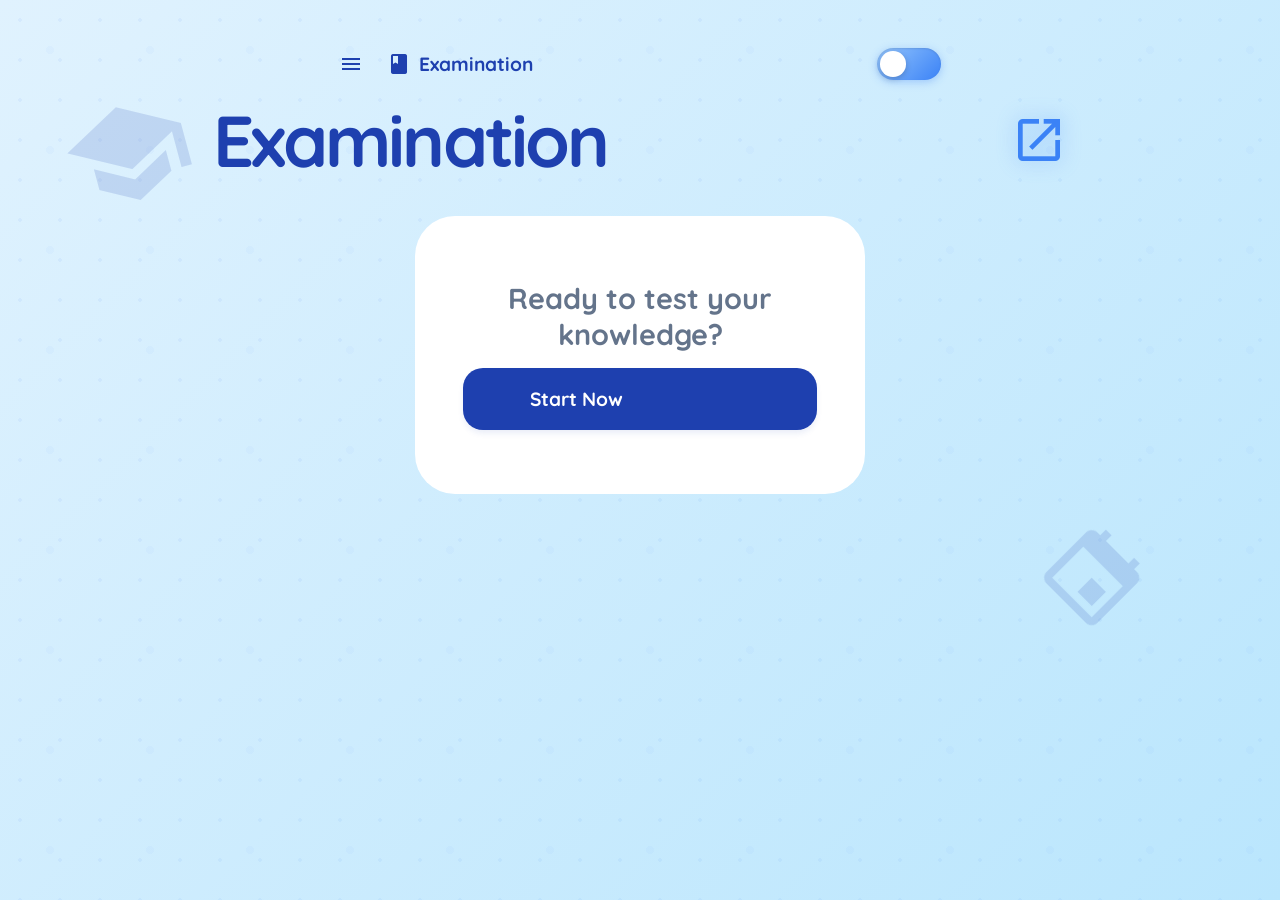
<file: index.html>
<!doctype html>
<html lang="en">
  <head>
    <meta charset="UTF-8" />
    <meta name="viewport" content="width=device-width, initial-scale=1.0" />
    <title>Welcome </title>
    <link
      href="https://fonts.googleapis.com/css2?family=Quicksand:wght@400;500;600;700&display=swap"
      rel="stylesheet"
    />
    <link
      href="https://fonts.googleapis.com/icon?family=Material+Icons"
      rel="stylesheet"
    />
    <link rel="stylesheet" href="./examination/style.css" />
  </head>
  <body>

    <span class="material-icons doodle doodle-1">school</span>
    <span class="material-icons doodle doodle-2">psychology</span>
    <span class="material-icons doodle doodle-3">emoji_events</span>

    <div class="container">

        <div class="top-bar">
        <div style="display: flex; align-items: center; gap: 0.5rem; font-size: 1.2rem;">
          <span class="material-icons">menu_book</span>
          <span>Examination</span>
        </div>

         <button id="themeToggle" class="theme-toggle" title="Toggle Theme">
          <span class="theme-toggle-track">
            <span class="theme-toggle-thumb">
              <span class="material-icons" id="themeIcon">dark_mode</span>
            </span>
          </span>
        </button>
      </div>

       <div class="quiz-header" style="margin-bottom: 2.5rem;">
        <h1 class="quiz-title" style="font-size: 4.5rem;">
          Examination
          <span class="material-icons" style="color: #3b82f6; filter: drop-shadow(0 0 10px rgba(59, 130, 246, 0.4)); font-size: 3.5rem;">rocket_launch</span>
        </h1>
      </div>


      <div class="auth-quiz-card" style="margin: 0 auto; text-align: center; position: relative;">
        
        <h2 style=" color: var(--text-muted); margin-bottom: 1rem; font-size: 1.8rem;">
          Ready to test your knowledge?
        </h2>
        
        <button id="goToLoginBtn" class="btn-quiz btn-next" style="width: 100%; display: flex; align-items: center; justify-content: center; gap: 0.5rem; font-size: 1.2rem; padding: 1.2rem;">
          Start Now 
          <span class="material-icons">login</span>
        </button>

      </div>
    </div>

     <script>
       const themeToggle = document.getElementById("themeToggle");
      const themeIcon = document.getElementById("themeIcon");
      
       if (localStorage.getItem("theme") === "dark") {
        document.body.classList.add("dark");
        themeIcon.textContent = "light_mode";
      }

      themeToggle.addEventListener("click", () => {
        document.body.classList.toggle("dark");
        const isDark = document.body.classList.contains("dark");
        
        themeIcon.textContent = isDark ? "light_mode" : "dark_mode";
        localStorage.setItem("theme", isDark ? "dark" : "light");
      });

       document.getElementById("goToLoginBtn").addEventListener("click", function() {
         window.location.href = "./auth/auth.html"; 
      });
    </script>
  </body>
</html>
</file>
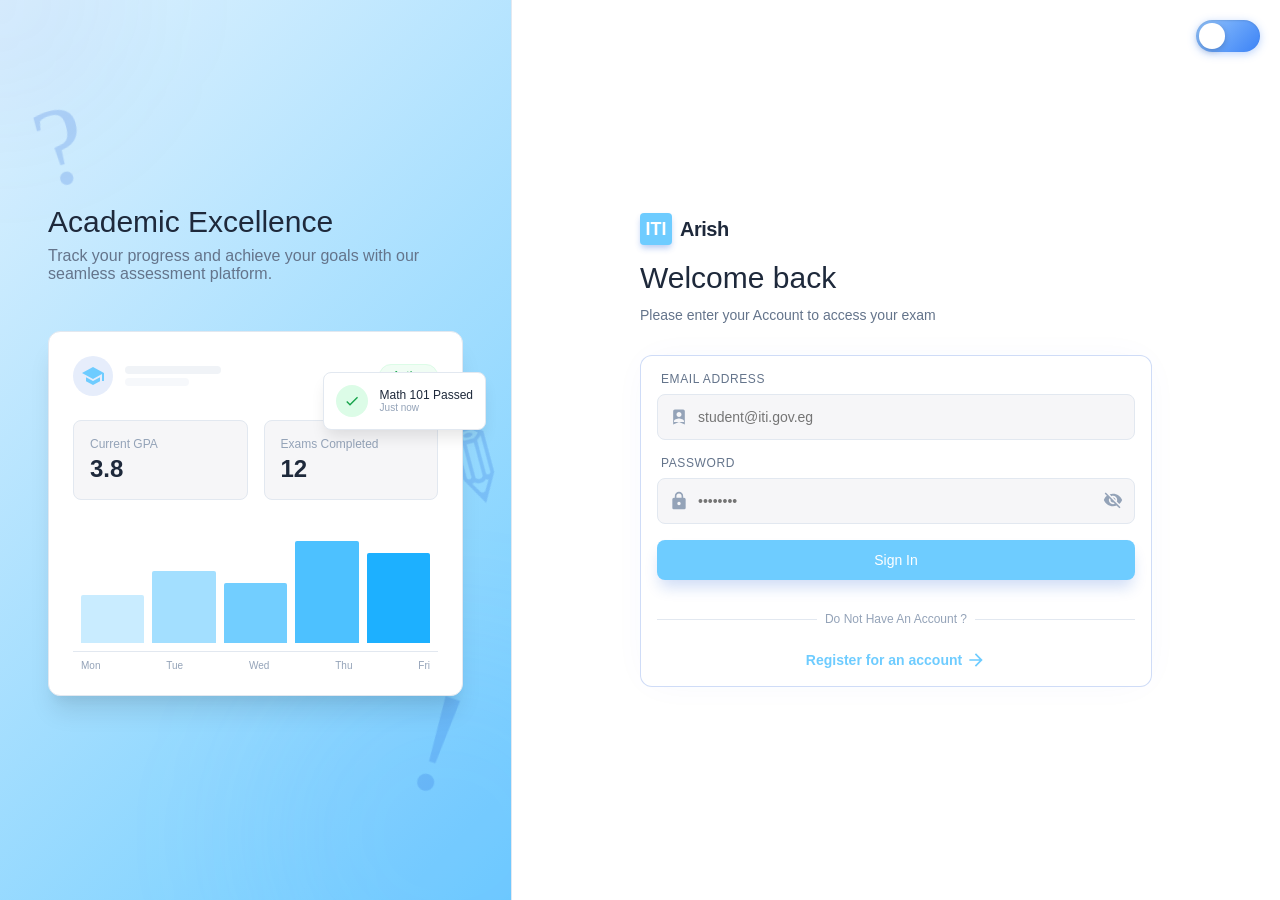
<file: auth/auth.html>
<!DOCTYPE html>
<html lang="en">

<head>
    <meta charset="utf-8" />
    <meta content="width=device-width, initial-scale=1.0" name="viewport" />
    <title>Authentication</title>
    <link href="https://fonts.googleapis.com/icon?family=Material+Icons" rel="stylesheet">

    <link rel="stylesheet" href="auth.css">
</head>

<body>

    
    <button id="authThemeToggle" class="auth-theme-toggle" title="Toggle Theme">
        <span class="theme-toggle-track">
            <span class="theme-toggle-thumb">
                <span class="material-icons" id="authThemeIcon">dark_mode</span>
            </span>
        </span>
    </button>

    
    <div id="popupOverlay" class="popup-overlay">
        <div class="popup-box">
            <div class="popup-icon" id="popupIcon"></div>
            <p id="popupMessage"></p>
        </div>
    </div>

    
    <div class="left-panel">
      <span class="material-icons doodle doodle-1">?</span>
    <span class="material-icons doodle doodle-2">!</span>
    <span class="material-icons doodle doodle-3">✎</span>

        <div class="blob blob-1"></div>
        <div class="blob blob-2"></div>

        <div class="illustration-container">
            <div class="illustration-header">
                <h2>Academic Excellence</h2>
                <p>Track your progress and achieve your goals with our seamless assessment platform.</p>
            </div>

            <div class="dashboard-card">
                <div class="dash-header">
                    <div class="user-info">
                        <div class="avatar-circle">
                            <svg viewBox="0 0 24 24" fill="currentColor" width="24" height="24">
                                <path d="M5 13.18v4L12 21l7-3.82v-4L12 17l-7-3.82zM12 3L1 9l11 6 9-4.91V17h2V9L12 3z" />
                            </svg>
                        </div>
                        <div>
                            <div class="skeleton-line"
                                style="width: 6rem; height: 0.5rem; margin-bottom: 0.25rem; opacity: 0.5;"></div>
                            <div class="skeleton-line" style="width: 4rem; height: 0.5rem; opacity: 0.3;"></div>
                        </div>
                    </div>
                    <div class="status-badge">Active</div>
                </div>

                <div class="stats-grid">
                    <div class="stat-box">
                        <div class="stat-label">Current GPA</div>
                        <div class="stat-value">3.8</div>
                    </div>
                    <div class="stat-box">
                        <div class="stat-label">Exams Completed</div>
                        <div class="stat-value">12</div>
                    </div>
                </div>

                <div>
                    <div class="chart-container">
                        <div class="chart-bar" style="height: 40%; background-color: #c9ecff;"></div>
                        <div class="chart-bar" style="height: 60%; background-color: #a3dfff;"></div>
                        <div class="chart-bar" style="height: 50%; background-color:#72ceff;"></div>
                        <div class="chart-bar" style="height: 85%; background-color:#4dc1ff;"></div>
                        <div class="chart-bar" style="height: 75%; background-color: #1db0ff;"></div>
                    </div>
                    <div
                        style="display: flex; justify-content: space-between; font-size: 0.625rem; color: var(--text-light); padding: 0.5rem 0.5rem 0;">
                        <span>Mon</span><span>Tue</span><span>Wed</span><span>Thu</span><span>Fri</span>
                    </div>
                </div>

                <div class="floating-badge">
                    <div
                        style="width: 2rem; height: 2rem; border-radius: 50%; background-color: #dcfce7; color: #16a34a; display: flex; align-items: center; justify-content: center;">
                        <svg viewBox="0 0 24 24" width="16" height="16" fill="currentColor">
                            <path d="M9 16.17L4.83 12l-1.42 1.41L9 19 21 7l-1.41-1.41z" />
                        </svg>
                    </div>
                    <div>
                        <div style="font-size: 0.75rem; font-weight: 500; color: var(--text-main);">Math 101 Passed
                        </div>
                        <div style="font-size: 0.625rem; color: var(--text-light);">Just now</div>
                    </div>
                </div>
            </div>
        </div>
    </div>

    
    <div class="right-panel" id="rightPanel">
        <div class="mobile-accent"></div>

        <div class="forms-slider">

            
            <div class="form-section">
                <div class="form-content" id="login-content">
                    <div class="brand-logo">
                        <div class="brand-icon">ITI</div>
                        <span class="brand-text">Arish</span>
                    </div>

                    <div class="welcome-text">
                        <h1>Welcome back</h1>
                        <p>Please enter your Account to access your exam</p>
                    </div>

                    <div class="login-card">
                        <form id="loginForm" novalidate>
                            <div class="form-div">
                                <label class="form-label" for="login-email">Email Address</label>
                                <div class="input">
                                    <div class="input-icon">
                                        <svg viewBox="0 0 24 24">
                                            <path d="M17 3H7c-1.1 0-2 .9-2 2v16l7-3 7 3V5c0-1.1-.9-2-2-2zM12 12c-1.66 0-3-1.34-3-3s1.34-3 3-3 3 1.34 3 3-1.34 3-3 3zm6 6H6v-1c0-2 4-3.1 6-3.1s6 1.1 6 3.1v1z" />
                                        </svg>
                                    </div>
                                    <input class="input-field" id="login-email" type="email"
                                        placeholder="student@iti.gov.eg" />
                                </div>
                                <div class="error-msg"></div>
                            </div>

                            <div class="form-div">
                                <label class="form-label" for="login-password">Password</label>
                                <div class="input">
                                    <div class="input-icon">
                                        <svg viewBox="0 0 24 24">
                                            <path d="M18 8h-1V6c0-2.76-2.24-5-5-5S7 3.24 7 6v2H6c-1.1 0-2 .9-2 2v10c0 1.1.9 2 2 2h12c1.1 0 2-.9 2-2V10c0-1.1-.9-2-2-2zm-6 9c-1.1 0-2-.9-2-2s.9-2 2-2 2 .9 2 2-.9 2-2 2zm3.1-9H8.9V6c0-1.71 1.39-3.1 3.1-3.1 1.71 0 3.1 1.39 3.1 3.1v2z" />
                                        </svg>
                                    </div>
                                    <input class="input-field" id="login-password" type="password"
                                        placeholder="••••••••" />


                                    <div class="password-toggle">
                                        <button type="button"
                                            style="background:none; border:none; cursor:pointer; color:inherit;">
                                            <svg viewBox="0 0 24 24">
                                                <path d="M12 7c2.76 0 5 2.24 5 5 0 .65-.13 1.26-.36 1.83l2.92 2.92c1.51-1.26 2.7-2.89 3.43-4.75-1.73-4.39-6-7.5-11-7.5-1.4 0-2.74.25-3.98.7l2.16 2.16C10.74 7.13 11.35 7 12 7zM2 4.27l2.28 2.28.46.46C3.08 8.3 1.78 10.02 1 12c1.73 4.39 6 7.5 11 7.5 1.55 0 3.03-.3 4.38-.84l.42.42L19.73 22 21 20.73 3.27 3 2 4.27zM7.53 9.8l1.55 1.55c-.05.21-.08.43-.08.65 0 1.66 1.34 3 3 3 .22 0 .44-.03.65-.08l1.55 1.55c-.67.33-1.41.53-2.2.53-2.76 0-5-2.24-5-5 0-.79.2-1.53.53-2.2zm4.31-.78l3.15 3.15.02-.16c0-1.66-1.34-3-3-3l-.17.01z" />
                                            </svg>
                                        </button>
                                    </div>
                                </div>
                                <div class="error-msg"></div>
                            </div>

                            <button class="btn-primary" type="submit">Sign In</button>
                        </form>

                        <div class="divider">
                            <div class="divider-line">
                                <div></div>
                            </div>
                            <div class="divider-text"><span> Do Not Have An Account ?</span></div>
                        </div>

                        <div class="auth-link">
                            <a href="#" id="goto-register">
                                Register for an account
                                <svg viewBox="0 0 24 24" width="20" height="20" fill="currentColor"
                                    style="margin-left: 4px;">
                                    <path d="M12 4l-1.41 1.41L16.17 11H4v2h12.17l-5.58 5.59L12 20l8-8z" />
                                </svg>
                            </a>
                        </div>
                    </div>
                </div>
            </div>

            
            <div class="form-section">
                <div class="form-content" id="register-content">
                    <div class="brand-logo">
                        <div class="brand-icon">ITI</div>
                        <span class="brand-text">Create Account</span>
                    </div>
                    <div class="login-card">
                        <form id="regForm" novalidate>
                            <div class="form-row">

                                <div class="form-div">
                                    <label class="form-label" for="reg-firstname">First Name</label>
                                    <div class="input">
                                        <div class="input-icon">
                                            <svg viewBox="0 0 24 24" fill="none" stroke="currentColor" stroke-width="2">
                                                <path stroke-linecap="round" stroke-linejoin="round" d="M16 7a4 4 0 11-8 0 4 4 0 018 0zM12 14a7 7 0 00-7 7h14a7 7 0 00-7-7z" />
                                            </svg>
                                        </div>
                                        <input class="input-field" id="reg-firstname" type="text" placeholder="First" />
                                    </div>
                                    <div class="error-msg"></div>
                                </div>

                                <div class="form-div">
                                    <label class="form-label" for="reg-lastname">Last Name</label>
                                    <div class="input">
                                        <div class="input-icon">
                                            <svg viewBox="0 0 24 24" fill="none" stroke="currentColor" stroke-width="2">
                                                <path stroke-linecap="round" stroke-linejoin="round"
                                                    d="M16 7a4 4 0 11-8 0 4 4 0 018 0zM12 14a7 7 0 00-7 7h14a7 7 0 00-7-7z" />
                                            </svg>
                                        </div>
                                        <input class="input-field" id="reg-lastname" type="text" placeholder="Last" />
                                    </div>
                                    <div class="error-msg"></div>
                                </div>

                            </div>

                            <div class="form-div">
                                <label class="form-label" for="reg-email">Email Address</label>
                                <div class="input">
                                    <div class="input-icon">
                                        <svg viewBox="0 0 24 24">
                                            <path
                                                d="M17 3H7c-1.1 0-2 .9-2 2v16l7-3 7 3V5c0-1.1-.9-2-2-2zM12 12c-1.66 0-3-1.34-3-3s1.34-3 3-3 3 1.34 3 3-1.34 3-3 3zm6 6H6v-1c0-2 4-3.1 6-3.1s6 1.1 6 3.1v1z" />
                                        </svg>
                                    </div>
                                    <input class="input-field" id="reg-email" type="email"
                                        placeholder="student@iti.gov.eg" />
                                </div>
                                <div class="error-msg"></div>
                            </div>

                            <div class="form-div">
                                <label class="form-label" for="reg-password">Password</label>
                                <div class="input">
                                    <div class="input-icon">
                                        <svg viewBox="0 0 24 24">
                                            <path
                                                d="M18 8h-1V6c0-2.76-2.24-5-5-5S7 3.24 7 6v2H6c-1.1 0-2 .9-2 2v10c0 1.1.9 2 2 2h12c1.1 0 2-.9 2-2V10c0-1.1-.9-2-2-2zm-6 9c-1.1 0-2-.9-2-2s.9-2 2-2 2 .9 2 2-.9 2-2 2zm3.1-9H8.9V6c0-1.71 1.39-3.1 3.1-3.1 1.71 0 3.1 1.39 3.1 3.1v2z" />
                                        </svg>
                                    </div>
                                    <input class="input-field" id="reg-password" type="password"
                                        placeholder="••••••••" />
                                    <div class="password-toggle">
                                        <button type="button"
                                            style="background:none; border:none; cursor:pointer; color:inherit;">
                                            <svg viewBox="0 0 24 24">
                                                <path
                                                    d="M12 7c2.76 0 5 2.24 5 5 0 .65-.13 1.26-.36 1.83l2.92 2.92c1.51-1.26 2.7-2.89 3.43-4.75-1.73-4.39-6-7.5-11-7.5-1.4 0-2.74.25-3.98.7l2.16 2.16C10.74 7.13 11.35 7 12 7zM2 4.27l2.28 2.28.46.46C3.08 8.3 1.78 10.02 1 12c1.73 4.39 6 7.5 11 7.5 1.55 0 3.03-.3 4.38-.84l.42.42L19.73 22 21 20.73 3.27 3 2 4.27zM7.53 9.8l1.55 1.55c-.05.21-.08.43-.08.65 0 1.66 1.34 3 3 3 .22 0 .44-.03.65-.08l1.55 1.55c-.67.33-1.41.53-2.2.53-2.76 0-5-2.24-5-5 0-.79.2-1.53.53-2.2zm4.31-.78l3.15 3.15.02-.16c0-1.66-1.34-3-3-3l-.17.01z" />
                                            </svg>
                                        </button>
                                    </div>
                                    <div class="error-msg"></div>
                                </div>
                                <div class="password-meter">
                                    <div class="password-bar"></div>
                                    <div class="password-bar"></div>
                                    <div class="password-bar"></div>
                                    <div class="password-bar"></div>
                                    <div class="password-bar"></div>
                                </div>
                                <ul class="password-rules">
                                    <li id="rule-length">At least 8 characters</li>
                                    <li id="rule-number">Contains a number</li>
                                    <li id="rule-special">Contains a special character</li>
                                    <li id="rule-lower">Contains a lowercase letter</li>
                                    <li id="rule-upper">Contains an uppercase letter</li>
                                </ul>
                            </div>

                            <div class="form-div">
                                <label class="form-label" for="reg-confirm">Confirm Password</label>
                                <div class="input">
                                    <div class="input-icon">
                                        <svg viewBox="0 0 24 24">
                                            <path
                                                d="M18 8h-1V6c0-2.76-2.24-5-5-5S7 3.24 7 6v2H6c-1.1 0-2 .9-2 2v10c0 1.1.9 2 2 2h12c1.1 0 2-.9 2-2V10c0-1.1-.9-2-2-2zm-6 9c-1.1 0-2-.9-2-2s.9-2 2-2 2 .9 2 2-.9 2-2 2zm3.1-9H8.9V6c0-1.71 1.39-3.1 3.1-3.1 1.71 0 3.1 1.39 3.1 3.1v2z" />
                                        </svg>
                                    </div>
                                    <input class="input-field" id="reg-confirm" type="password"
                                        placeholder="••••••••" />
                                    <div class="password-toggle">
                                        <button type="button"
                                            style="background:none; border:none; cursor:pointer; color:inherit;">
                                            <svg viewBox="0 0 24 24">
                                                <path
                                                    d="M12 7c2.76 0 5 2.24 5 5 0 .65-.13 1.26-.36 1.83l2.92 2.92c1.51-1.26 2.7-2.89 3.43-4.75-1.73-4.39-6-7.5-11-7.5-1.4 0-2.74.25-3.98.7l2.16 2.16C10.74 7.13 11.35 7 12 7zM2 4.27l2.28 2.28.46.46C3.08 8.3 1.78 10.02 1 12c1.73 4.39 6 7.5 11 7.5 1.55 0 3.03-.3 4.38-.84l.42.42L19.73 22 21 20.73 3.27 3 2 4.27zM7.53 9.8l1.55 1.55c-.05.21-.08.43-.08.65 0 1.66 1.34 3 3 3 .22 0 .44-.03.65-.08l1.55 1.55c-.67.33-1.41.53-2.2.53-2.76 0-5-2.24-5-5 0-.79.2-1.53.53-2.2zm4.31-.78l3.15 3.15.02-.16c0-1.66-1.34-3-3-3l-.17.01z" />
                                            </svg>
                                        </button>
                                    </div>
                                    <div class="error-msg"></div>
                                </div>
                            </div>

                            <button class="btn-primary" type="submit">Register Account</button>
                        </form>

                        <div class="divider">
                            <div class="divider-line">
                                <div></div>
                            </div>
                            <div class="divider-text"><span>Already have an account?</span></div>
                        </div>

                        <div class="auth-link back">
                            <a href="#" id="goto-login">
                                <svg viewBox="0 0 24 24" width="20" height="20" fill="currentColor"
                                    style="margin-right: 4px; transform: rotate(180deg);">
                                    <path d="M12 4l-1.41 1.41L16.17 11H4v2h12.17l-5.58 5.59L12 20l8-8z" />
                                </svg>
                                Login here
                            </a>
                        </div>
                    </div>
                </div>
            </div>

        </div>
    </div>

     <script src="auth.js"></script>

     </body>

</html>
</file>
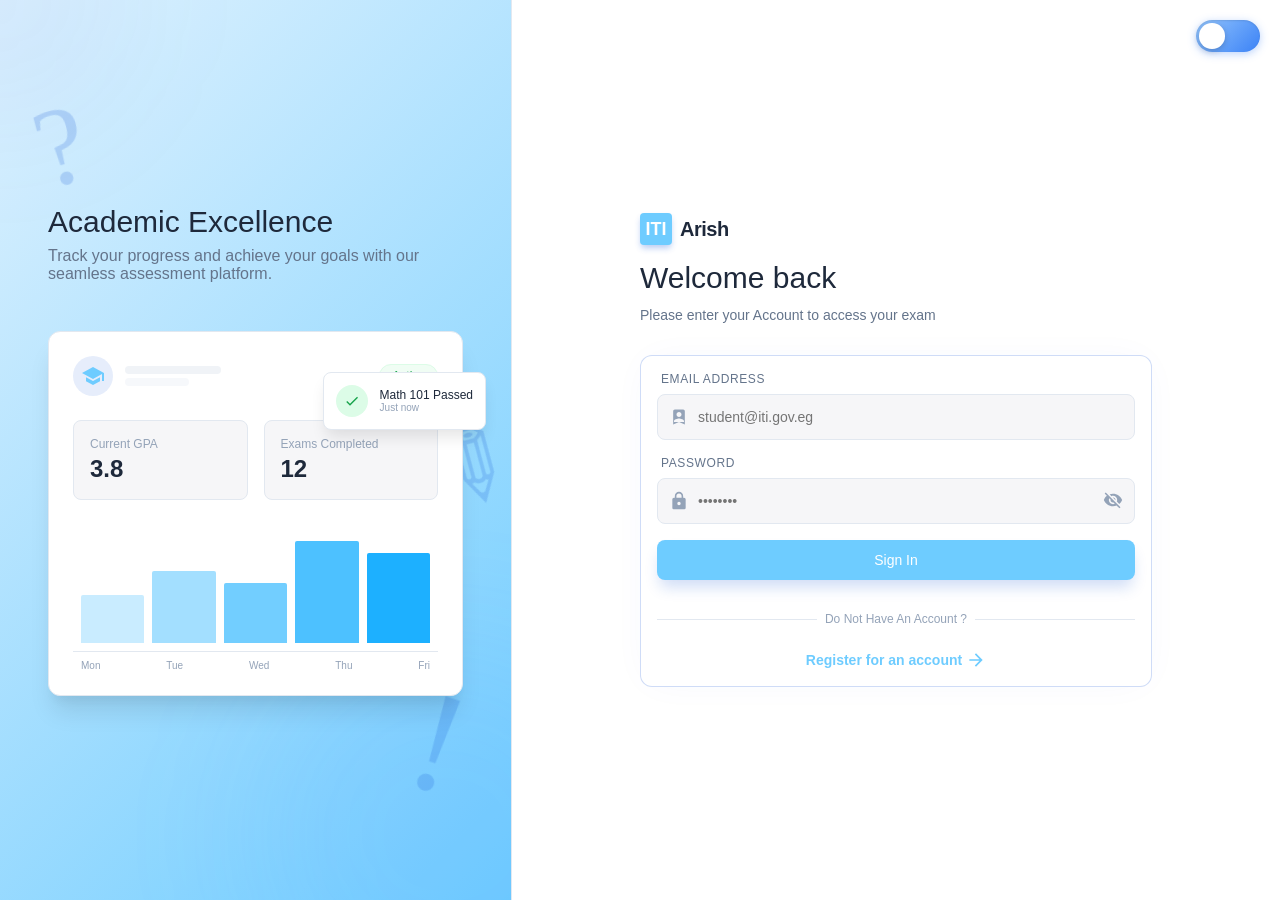
<file: examination/exam.html>
<!doctype html>
<html lang="en">
  <head>
    <meta charset="UTF-8" />
    <meta name="viewport" content="width=device-width, initial-scale=1.0" />
    <title>Exam - ProExam</title>
    <link
      href="https://fonts.googleapis.com/css2?family=Lexend:wght@300;400;500;600;700&display=swap"
      rel="stylesheet"
    />
    <link
      href="https://fonts.googleapis.com/icon?family=Material+Icons"
      rel="stylesheet"
    />
    <link rel="stylesheet" href="style.css" />
  </head>
  <body>

    <div id="popupOverlay" class="popup-overlay">
    <div class="popup-box">

        <div class="popup-icon" id="popupIcon">⚠</div>

        <p id="popupMessage">Message</p>

        <div class="popup-buttons">
            <button class="popup-btn yes" id="popupYes">Yes</button>
            <button class="popup-btn no" id="popupNo">No</button>
        </div>

    </div>
</div>

    <span class="material-icons doodle doodle-1">edit</span>
    <span class="material-icons doodle doodle-2">gesture</span>
    <span class="material-icons doodle doodle-3">auto_awesome</span>



    <div class="container">
      <div class="top-bar">
        <div style="display: flex; align-items: center; gap: 0.5rem">
          <span class="material-icons">person_outline</span>
          <span class="nameuser"> </span>
        </div>

        <div style="display: flex; align-items: center; gap: 0.5rem">
          <span class="material-icons">help_outline</span>
          <span>Question <span id="currentNum">1</span>/10</span>
        </div>
        <div class="timer-box">
          <span class="material-icons" style="font-size: 1.2rem">schedule</span>
          <span id="timer">01:00</span>
        </div>
        <button id="themeToggle" class="theme-toggle" title="Toggle Theme">
          <span class="theme-toggle-track">
            <span class="theme-toggle-thumb">
              <span class="material-icons" id="themeIcon">dark_mode</span>
            </span>
          </span>
        </button>
      </div>

      <div class="quiz-header">
        <h1 class="quiz-title">
          Quiz
          <span class="material-icons">lightbulb</span>
        </h1>
      </div>

      
      <div class="quiz-card">
        <span class="material-icons question-mark-icon">help</span>

        <h2 id="qText" class="question-text">
          Which is the most visited website in the world in 2024?
        </h2>

        <div id="optionsList" class="options-container">
         
        </div>

        <div class="nav-footer">
          <button id="prevBtn" class="btn-quiz btn-prev">Previous</button>
          <button
            id="markBtn"
            class="btn-quiz btn-prev"
            style="display: flex; align-items: center; justify-content: center"
          >
            <span class="material-icons" id="markIcon">flag</span>
          </button>
          <button id="nextBtn" class="btn-quiz btn-next">Next Question</button>
        </div>
      </div>

      <div class="nav-grid-quiz" id="navGrid">
        
      </div>

      <div style="text-align: center; margin-top: 2rem"></div>
    </div>

    <script src="questions.js"></script>
    <!-- <script src="exam.js"></script> -->
     <script src="exam2.js"></script>
  </body>
</html>
</file>
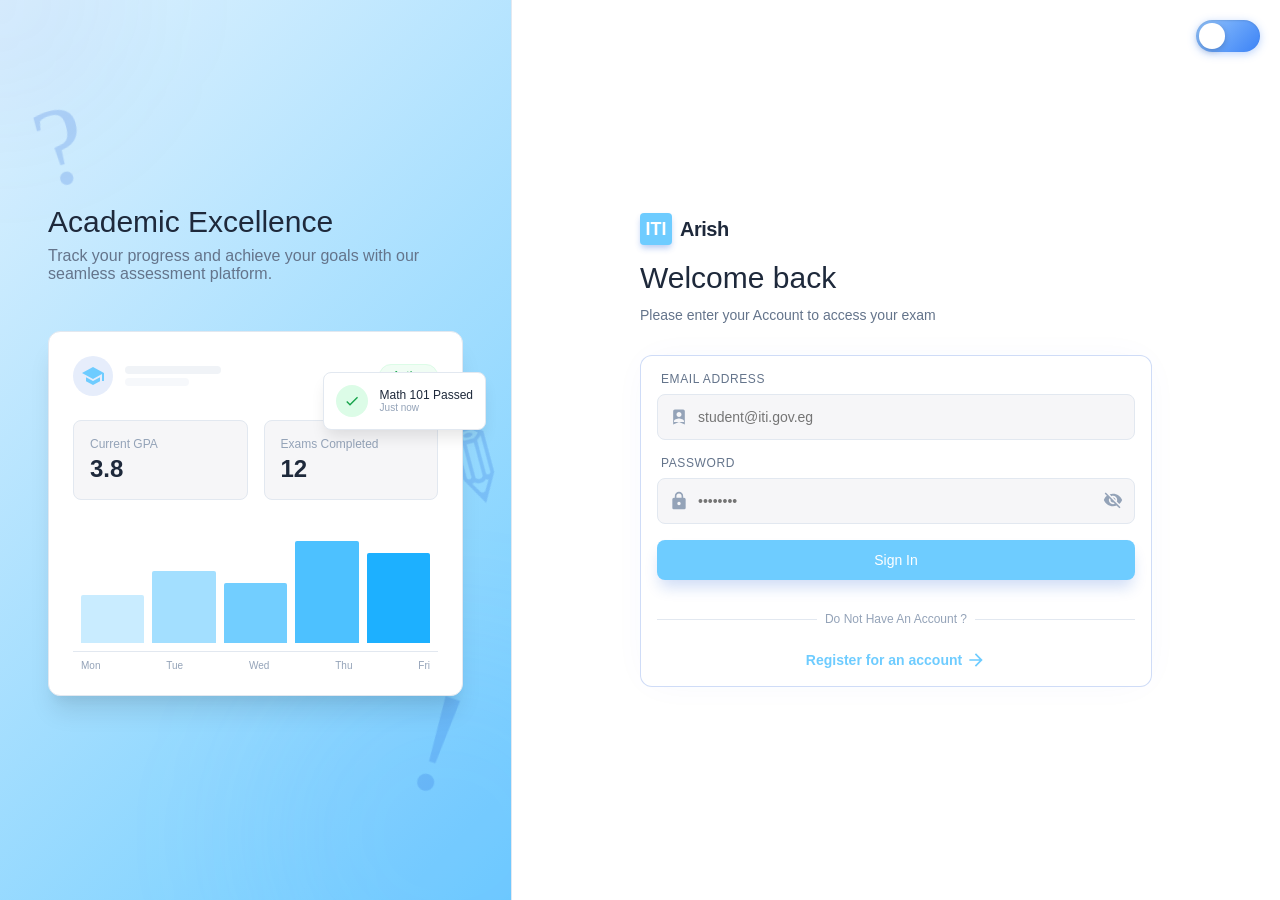
<file: examination/result.html>
<!DOCTYPE html>
<html lang="en">
<head>
    <meta charset="UTF-8">
    <meta name="viewport" content="width=device-width, initial-scale=1.0">
    <title>Result - ProExam</title>
    <link href="https://fonts.googleapis.com/css2?family=Lexend:wght@300;400;500;600;700&display=swap" rel="stylesheet">
    <link href="https://fonts.googleapis.com/icon?family=Material+Icons" rel="stylesheet">
    <link rel="stylesheet" href="style.css">
</head>
<body>

<div style="position: absolute; top: 20px; right: 20px;">
    <button id="logout" class="btn-quiz btn-prev logout-btn">
        <span class="material-icons">cancel</span>
        Logout
    </button>
</div>

<span class="material-icons doodle doodle-1" style="opacity: 0.1;">edit</span>
    <span class="material-icons doodle doodle-2" style="opacity: 0.1;">gesture</span>

    <div class="container">
        <div class="quiz-header">
            <h1 class="quiz-title">
                Result
                <span class="material-icons">emoji_events</span>
            </h1>
        </div>

        <div class="quiz-card">
            <h2 id="resultTitle" style="font-size: 2rem; color: #1e40af; margin-bottom: 1rem;">Great Job!</h2>
            <p id="resultMsg" style="margin-bottom: 2rem;">You finished the quiz. Here's how you did:</p>

            <div style="display: grid; grid-template-columns: repeat(3, 1fr); gap: 1rem; margin-bottom: 2rem;">
                <div style="background: #f1f5f9; padding: 1.5rem; border-radius: 1rem;">
                    <span id="scoreCorrect" style="display: block; font-size: 1.5rem; font-weight: 800; color: #16a34a;">0</span>
                    <span style="font-size: 0.7rem; font-weight: 700; color: #64748b; text-transform: uppercase;">Correct</span>
                </div>
                <div style="background: #f1f5f9; padding: 1.5rem; border-radius: 1rem;">
                    <span id="scoreIncorrect" style="display: block; font-size: 1.5rem; font-weight: 800; color: #dc2626;">0</span>
                    <span style="font-size: 0.7rem; font-weight: 700; color: #64748b; text-transform: uppercase;">Wrong</span>
                </div>
                <div style="background: #f1f5f9; padding: 1.5rem; border-radius: 1rem;">
                    <span id="scorePercent" style="display: block; font-size: 1.5rem; font-weight: 800; color: #1e40af;">0%</span>
                    <span style="font-size: 0.7rem; font-weight: 700; color: #64748b; text-transform: uppercase;">Score</span>
                </div>
            </div>

            <div style="display: flex; gap: 1rem;">
                <button onclick="window.location.href='exam.html'" class="btn-quiz btn-next">Try Again</button>
            </div>
        </div>

      <h3 style="margin: 2rem 0 1rem; color: #1e40af;">Review Answers</h3>

<div class="review-container">
    <div id="reviewList"></div>
</div>
    </div>

    <script src="result.js"></script>
</body>
</html>
</file>
<file: examination/style.css>
@import url('https://fonts.googleapis.com/css2?family=Quicksand:wght@400;500;600;700&display=swap');

:root {
    --primary-blue: #1e40af;
    --bg-light-blue: #e0f2fe;
    --bg-gradient-end: #bae6fd;
    --card-white: #ffffff;
    --option-gray: #f1f5f9;
    --text-dark-gray: #334155;
    --text-muted: #64748b;

    --radius-card: 2.5rem;
    --radius-option: 1rem;
    --border-color: #f1f5f9;
}

.dark {
    --bg-light-blue: #0f172a;
    --bg-gradient-end: #1e293b;
    --card-white: #1e293b;
    --option-gray: #334155;
    --text-dark-gray: #f8fafc;
    --text-muted: #94a3b8;
    --border-color: #334155;
}

* {
    box-sizing: border-box;
    margin: 0;
    padding: 0;
}

body {
    font-family: 'Quicksand', sans-serif;
    background: linear-gradient(135deg, var(--bg-light-blue) 0%, var(--bg-gradient-end) 100%);
    color: var(--text-dark-gray);
    min-height: 100vh;
    display: flex;
    flex-direction: column;
    position: relative;
    overflow-x: hidden;
}


body::before {
    content: '';
    position: fixed;
    top: 0;
    left: 0;
    right: 0;
    bottom: 0;
    background-image:
        radial-gradient(#2563eb22 2px, transparent 2px),
        radial-gradient(#2563eb11 4px, transparent 4px);
    background-size: 40px 40px, 100px 100px;
    z-index: -1;
    opacity: 0.4;
}

.doodle {
    position: fixed;
    pointer-events: none;
    z-index: -1;
    opacity: 0.15;
    color: var(--primary-blue);
}

.doodle-1 {
    top: 10%;
    left: 5%;
    transform: rotate(-15deg);
    font-size: 8rem;
}

.doodle-2 {
    bottom: 10%;
    right: 5%;
    transform: rotate(15deg);
    font-size: 10rem;
}

.doodle-3 {
    top: 40%;
    right: -2%;
    transform: rotate(45deg);
    font-size: 6rem;
}

.container {
    width: 100%;
    max-width: 650px;
    margin: 0 auto;
    padding: 3rem 1.5rem;
    display: flex;
    flex-direction: column;
    align-items: center;
    z-index: 1;
}


.quiz-header {
    text-align: center;
    margin-bottom: 3.5rem;
}

.quiz-title {
    font-size: 5.5rem;
    font-weight: 700;
    color: var(--primary-blue);
    display: flex;
    align-items: center;
    justify-content: center;
    gap: 0.75rem;
    letter-spacing: -0.04em;
    line-height: 1;
}

.quiz-title .material-icons {
    font-size: 4.5rem;
    color: #facc15;

    filter: drop-shadow(0 0 10px rgba(250, 204, 21, 0.4));
}


.quiz-card {
    background: var(--card-white);
    border-radius: var(--radius-card);
    padding: 4rem 3rem;
    box-shadow: var(--shadow-soft);
    width: 100%;
    position: relative;
    text-align: center;
    border: 1px solid rgba(255, 255, 255, 0.5);
}

.question-mark-icon {
    position: absolute;
    left: -30px;
    top: 40px;
    font-size: 5rem;
    color: #e2e8f0;
    transform: rotate(-20deg);
    opacity: 0.6;
    font-weight: 300;
}

.question-text {
    font-size: 1.65rem;
    font-weight: 600;
    color: var(--text-dark-gray);
    margin-bottom: 3rem;
    line-height: 1.5;
    max-width: 90%;
    margin-left: auto;
    margin-right: auto;
}


.options-container {
    display: flex;
    flex-direction: column;
    gap: 1.25rem;
}

.option-item {
    background: var(--option-gray);
    border: none;
    padding: 1.5rem;
    border-radius: var(--radius-option);
    font-size: 1.2rem;
    font-weight: 500;
    color: var(--text-dark-gray);
    cursor: pointer;
    transition: all 0.3s cubic-bezier(0.4, 0, 0.2, 1);
    display: flex;
    align-items: center;
    justify-content: center;
    width: 100%;
    position: relative;
    font-family: inherit;
}

.option-item:hover {
    background: #e2e8f0;
    transform: translateY(-2px);
}

.option-item.selected {
    background: var(--primary-blue);
    color: white;
    box-shadow: 0 10px 15px -3px rgba(30, 64, 175, 0.2);
}

.option-prefix {
    position: absolute;
    left: 2rem;
    font-weight: 700;
    opacity: 0.8;
}


.nav-footer {
    display: flex;
    justify-content: space-between;
    margin-top: 3.5rem;
    width: 100%;
    gap: 1.5rem;
}

.btn-quiz {
    padding: 1rem 2rem;
    border-radius: 1.25rem;
    font-weight: 700;
    cursor: pointer;
    border: none;
    transition: all 0.2s;
    font-family: inherit;
    font-size: 1rem;
}

.btn-next {
    background: var(--primary-blue);
    color: white;
    flex: 2;
    box-shadow: 0 4px 6px -1px rgba(30, 64, 175, 0.1);
}

.btn-next:hover {
    background: var(--primary-dark);
    transform: translateY(-1px);
    color: var(--primary-blue);
    border: 1px solid var(--primary-blue);
}

.btn-prev {
    background: white;
    color: var(--text-muted);
    flex: 1;
    border: 1px solid var(--option-gray);
}


.top-bar {
    width: 100%;
    display: flex;
    justify-content: space-between;
    align-items: center;
    margin-bottom: 1.5rem;
    font-weight: 700;
    color: var(--primary-blue);
    font-size: 0.9rem;
}

.timer-box {
    display: flex;
    align-items: center;
    gap: 0.5rem;
    background: white;
    padding: 0.6rem 1.2rem;
    border-radius: 2rem;
    box-shadow: 0 2px 4px rgba(0, 0, 0, 0.02);
}


.nav-grid-quiz {
    display: flex;
    justify-content: center;
    gap: 0.75rem;
    margin-top: 3rem;
    flex-wrap: wrap;
}

.nav-dot {
    width: 2.5rem;
    height: 2.5rem;
    border-radius: 50%;
    border: 2px solid #cbd5e1;
    background: white;
    color: var(--primary-blue);
    display: flex;
    align-items: center;
    justify-content: center;
    font-size: 0.9rem;
    font-weight: 700;
    cursor: pointer;
    transition: all 0.2s;
}

.nav-dot.active {
    border-color: var(--primary-blue);
    color: var(--primary-blue);
    transform: scale(1.3);
}

.nav-dot.done {
    background: var(--primary-blue);
    border-color: var(--primary-blue);
    color: white;
}

.nav-dot.marked {
    border-color: #eab308;
    background: #fefce8;
    color: #eab308;
}


.theme-toggle {
    background: none;
    border: none;
    padding: 0;
    cursor: pointer;
    display: inline-flex;
    align-items: center;
}

.theme-toggle-track {
    display: flex;
    align-items: center;
    width: 4rem;
    height: 2rem;
    background: linear-gradient(135deg, #93c5fd, #3b82f6);
    border-radius: 9999px;
    padding: 0.2rem;
    transition: background 0.4s ease;
    box-shadow: 0 2px 8px rgba(59, 130, 246, 0.35), inset 0 1px 2px rgba(0, 0, 0, 0.1);
    position: relative;
}

.dark .theme-toggle-track {
    background: linear-gradient(135deg, #1e293b, #334155);
    box-shadow: 0 2px 8px rgba(0, 0, 0, 0.4), inset 0 1px 2px rgba(0, 0, 0, 0.3);
}

.theme-toggle-thumb {
    display: flex;
    align-items: center;
    justify-content: center;
    width: 1.6rem;
    height: 1.6rem;
    background: white;
    border-radius: 50%;
    box-shadow: 0 2px 6px rgba(0, 0, 0, 0.2);
    transition: transform 0.4s cubic-bezier(0.34, 1.56, 0.64, 1), background 0.4s ease;
    transform: translateX(0);
}

.dark .theme-toggle-thumb {
    transform: translateX(2rem);
    background: #0f172a;
}

.theme-toggle-thumb .material-icons {
    font-size: 1rem;
    color: #f59e0b;
    transition: color 0.3s, transform 0.5s;
}

.dark .theme-toggle-thumb .material-icons {
    color: #e2e8f0;
    transform: rotate(20deg);
}

.theme-toggle:hover .theme-toggle-track {
    box-shadow: 0 4px 14px rgba(59, 130, 246, 0.5);
}

.dark .theme-toggle:hover .theme-toggle-track {
    box-shadow: 0 4px 14px rgba(148, 163, 184, 0.3);
}


.auth-quiz-card {
    background: white;
    border-radius: var(--radius-card);
    padding: 4rem 3rem;
    box-shadow: var(--shadow-soft);
    width: 100%;
    max-width: 450px;
}

.auth-input {
    width: 100%;
    padding: 1.25rem;
    border-radius: 1.25rem;
    border: 2px solid #f1f5f9;
    background: #f8fafc;
    margin-bottom: 1.25rem;
    outline: none;
    font-family: inherit;
    font-size: 1rem;
    transition: border-color 0.2s;
}

.auth-input:focus {
    border-color: var(--primary-blue);
}


.result-stat-box {
    background: #f8fafc;
    padding: 2rem;
    border-radius: 1.5rem;
    text-align: center;
}

.result-stat-value {
    display: block;
    font-size: 2.5rem;
    font-weight: 800;
    margin-bottom: 0.25rem;
}

.result-stat-label {
    font-size: 0.8rem;
    font-weight: 700;
    color: var(--text-muted);
    text-transform: uppercase;
    letter-spacing: 0.05em;
}

.review-container {
    display: flex;
    flex-wrap: wrap;
    gap: 1.5rem;
}

.review-container #reviewList {
    display: contents;
}


.review-container .quiz-card {
    flex: 1 1 calc(50% - 1.5rem);
}

.logout-btn .material-icons{
    color: #ef4444;
    margin-right: 6px;
    vertical-align: middle;
}
.logout-btn{
display:flex;
align-items:center;
gap:6px;
}
.popup-overlay {
    position: fixed;
    inset: 0;
    background: rgba(0, 0, 0, 0.4);
    backdrop-filter: blur(4px);
    display: none;
    align-items: center;
    justify-content: center;
    z-index: 999;
}


 
.popup-box {
    background: var(--card-white);
    padding: 3rem 4rem;
    border-radius: var(--radius-card);
    text-align: center;
    transform: scale(0.7);
    transition: 0.4s cubic-bezier(0.175, 0.885, 0.32, 1.275);
    box-shadow: 0 25px 50px -12px rgba(0, 0, 0, 0.25);
    max-width: 520px;
    width: 90%;
    border: 5px solid var(--border-color);
}


 
.popup-icon {
    font-size: 70px;
    margin-bottom: 15px;
    animation: pop 0.4s ease forwards;
    opacity: 0;
    transform: scale(0);
    color: var(--primary-blue);
}


 
.popup-box p {
    font-size: 1.25rem;
    font-weight: 600;
    color: var(--text-dark-gray);
    line-height: 1.5;
    margin-bottom: 25px;
}


 
.popup-buttons {
    display: flex;
    justify-content: center;
    gap: 15px;
}


 
.popup-btn {
    padding: 12px 26px;
    border: none;
    border-radius: var(--radius-option);
    font-weight: 600;
    cursor: pointer;
    font-size: 15px;
    transition: all 0.25s ease;
    font-family: inherit;
}


 
.popup-btn.yes {
    background: var(--primary-blue);
    color: white;
}

.popup-btn.yes:hover {
    background: #1e3a8a;
    transform: translateY(-2px);
}


 
.popup-btn.no {
    background: var(--option-gray);
    color: var(--text-dark-gray);
}

.popup-btn.no:hover {
    background: #e2e8f0;
    transform: translateY(-2px);
}


 
@keyframes pop {

    0% {
        transform: scale(0);
        opacity: 0;
    }

    80% {
        transform: scale(1.2);
        opacity: 1;
    }

    100% {
        transform: scale(1);
        opacity: 1;
    }
}
</file>
<file: auth/auth.css>
:root {
    --primary: #6eccff;
    --primary-rgb: 17, 82, 212;
    --primary-light: #e0f2fe;
    --bg-light: #f6f6f8;
    --bg-dark: #101622;
    --neutral-soft: #bae6fd;

    --text-main: #1e293b;
    --text-muted: #64748b;
    --text-light: #94a3b8;
    --white: #ffffff;

    --border-light: #e2e8f0;
    --border-dark: #334155;
    --radius-lg: 0.5rem;
    --radius-xl: 0.75rem;

    --font-display: 'Segoe UI', Roboto, Helvetica, Arial, sans-serif;
    --transition-speed: 3s;
}

* {
    box-sizing: border-box;
    margin: 0;
    padding: 0;
}

body {
    font-family: var(--font-display);
    background-color: var(--bg-light);
    color: var(--text-main);
    height: 100vh;
    width: 100%;
    overflow: hidden;
    display: flex;
    flex-direction: column;
}

@media (min-width: 768px) {
    body {
        flex-direction: row;
    }
}

.left-panel {
    display: none;
    background: linear-gradient(135deg, #e0f2fe 0%, #6eccff 100%);
    position: relative;
    overflow: hidden;
    border-right: 1px solid var(--border-light);
    height: 100%;
}

.left-panel::before {
    content: '';
    position: fixed;
    top: 0;
    left: 0;
    right: 0;
    bottom: 0;
    background-image:
        radial-gradient(#2563eb22 2px, transparent 2px),
        radial-gradient(#2563eb11 4px, transparent 4px);
    background-size: 40px 40px, 100px 100px;
    z-index: -1;
    opacity: 0.4;
}

.doodle {
    position: absolute;

    pointer-events: none;
    z-index: 1;

    opacity: 0.18;
    color: #1152d4;
    filter: blur(0.5px);
}

.doodle-1 {
    top: 8%;
    left: 6%;
    transform: rotate(-15deg);
    font-size: 7rem;
}

.doodle-2 {
    bottom: 12%;
    right: 8%;
    transform: rotate(18deg);
    font-size: 9rem;
}

.doodle-3 {
    top: 45%;
    right: -2%;
    transform: rotate(30deg);
    font-size: 6rem;
}

@media (min-width: 768px) {
    .left-panel {
        display: flex;
        width: 40%;
        flex-direction: column;
        justify-content: center;
        align-items: center;
        padding: 3rem;
    }
}

.right-panel {
    width: 100%;
    height: 100%;
    background-color: var(--white);
    position: relative;
    overflow: hidden;
}

@media (min-width: 768px) {
    .right-panel {
        width: 60%;
    }
}

.forms-slider {
    display: flex;
    width: 200%;
    height: 100%;
    transition: transform var(--transition-speed) cubic-bezier(0.4, 0, 0.2, 1);
}

.right-panel.active-register .forms-slider {
    transform: translateX(-50%);
}

.form-section {
    width: 50%;
    height: 100%;
    overflow-y: auto;
    display: flex;
    align-items: center;
    justify-content: center;
    padding: 2rem;
    -ms-overflow-style: none;
    scrollbar-width: none;
}

.form-section::-webkit-scrollbar {
    display: none;
}

.form-content {
    width: 100%;
    height: auto;
    max-width: 32rem;
    transition: transform var(--transition-speed) ease, opacity var(--transition-speed) ease;
}

#login-content {
    transform: scale(1);
    opacity: 1;
}

#register-content {
    transform: scale(0.95);
    opacity: 0;
}

.right-panel.active-register #login-content {
    transform: scale(0.95);
    opacity: 0;
    pointer-events: none;
}

.right-panel.active-register #register-content {
    transform: scale(1);
    opacity: 1;
    pointer-events: auto;
}



.brand-logo {
    display: flex;
    align-items: center;
    gap: 0.5rem;
    margin-bottom: 1rem;
}

.brand-icon {
    width: 2rem;
    height: 2rem;
    background-color: var(--primary);
    color: white;
    border-radius: 0.25rem;
    display: flex;
    align-items: center;
    justify-content: center;
    font-weight: 700;
    font-size: 1.125rem;
    box-shadow: 0 4px 6px -1px rgba(17, 82, 212, 0.3);
}

.brand-text {
    font-size: 1.25rem;
    font-weight: 600;
    letter-spacing: -0.025em;
}

.welcome-text h1 {
    font-size: 1.875rem;
    font-weight: 300;
    margin-bottom: 0.75rem;
}

.welcome-text p {
    font-size: 0.875rem;
    color: var(--text-muted);
    margin-bottom: 2rem;
}

.login-card {
    padding: 1rem;
    border-radius: var(--radius-xl);
    border: 1px solid rgba(17, 82, 212, 0.2);
    background-color: #ffffff;
    box-shadow: 0 0 40px -10px rgba(17, 82, 212, 0.05);
}

.form-row {
    display: flex;
    gap: 1rem;
}

.form-row .form-div {
    flex: 1;
}

.form-div {
    margin-bottom: 1rem;
}

.form-label {
    display: block;
    font-size: 0.75rem;
    font-weight: 500;
    text-transform: uppercase;
    letter-spacing: 0.05em;
    color: var(--text-muted);
    margin-bottom: 0.5rem;
    margin-left: 0.25rem;
}

.input {
    position: relative;
}

.input-icon {
    position: absolute;
    top: 0;
    bottom: 0;
    left: 0;
    padding-left: 0.75rem;
    display: flex;
    align-items: center;
    pointer-events: none;
    color: var(--text-light);
}

.input-icon svg {
    width: 1.25rem;
    height: 1.25rem;
    fill: currentColor;
}

.input-field {
    display: block;
    width: 100%;
    padding: 0.75rem 0.75rem 0.75rem 2.5rem;
    font-size: 0.875rem;
    line-height: 1.25rem;
    border-radius: var(--radius-lg);
    border: 1px solid var(--border-light);
    background-color: var(--bg-light);
    color: var(--text-main);
    transition: all 0.2s ease-in-out;
    font-family: inherit;
}

.input-field:focus {
    outline: none;
    border-color: var(--primary);
    box-shadow: 0 0 0 2px rgba(17, 82, 212, 0.2);
    background-color: #ffffff;
}

.password-toggle {
    position: absolute;
    top: 0;
    bottom: 0;
    right: 0;
    padding-right: 0.75rem;
    display: flex;
    align-items: center;
    background: none;
    border: none;
    cursor: pointer;
    color: var(--text-light);
}

.password-toggle:hover {
    color: var(--primary);
}

.password-toggle svg {
    width: 1.25rem;
    height: 1.25rem;
    fill: currentColor;
    transition: fill 0.2s;
}

.password-meter {
    display: flex;
    gap: 4px;
    margin-top: 8px;
}

.password-bar {
    height: 4px;
    flex: 1;
    background-color: #e2e8f0;
    border-radius: 2px;
    transition: background-color 0.3s;
}

.password-rules {
    margin-top: 10px;
    padding-left: 0;
    font-size: 0.85rem;
    list-style: none;
    display: grid;
    grid-template-columns: 1fr 1fr;
    gap: 6px 20px;
}

.password-rules li {
    margin-bottom: 6px;
    color: var(--text-muted);
    transition: 0.3s;
    display: flex;
    align-items: center;
    gap: 8px;
}

.password-rules li::before {
    content: '○';
    font-size: 10px;
}

.password-rules li.valid {
    color: #22c55e;
    font-weight: 500;
}

.password-rules li.valid::before {
    content: '●';
}

.error-msg {
    color: #ef4444;
    font-size: 0.75rem;
    margin-top: 4px;
    margin-left: 4px;
    display: none;
}

.form-div.error .error-msg {
    display: block;
}

.input.error .input-field {
    border-color: #ef4444 !important;
    background-color: #fff5f5;
}

.input.error .input-icon {
    color: #ef4444;
}

.input.success .input-field {
    border-color: #10b981 !important;
}

.input.success .input-icon {
    color: #10b981;
}

.btn-primary {
    width: 100%;
    display: flex;
    justify-content: center;
    padding: 0.75rem 1rem;
    border: transparent;
    border-radius: var(--radius-lg);
    background-color: var(--primary);
    color: white;
    font-size: 0.875rem;
    font-weight: 500;
    cursor: pointer;
    box-shadow: 0 10px 15px -3px rgba(17, 82, 212, 0.2);
    transition: all 0.2s;
    margin-top: 0.5rem;
}

.btn-primary:hover {
    background-color: #05a7ff;
    transform: translateY(-2px);
    box-shadow: 0 10px 15px -3px rgba(17, 82, 212, 0.4);
}

.divider {
    margin-top: 2rem;
    position: relative;
}

.divider-line {
    position: absolute;
    inset: 0;
    display: flex;
    align-items: center;
}

.divider-line div {
    width: 100%;
    border-top: 1px solid var(--border-light);
}

.divider-text {
    position: relative;
    display: flex;
    justify-content: center;
}

.divider-text span {
    padding: 0 0.5rem;
    background-color: #ffffff;
    font-size: 0.75rem;
    color: var(--text-light);
}

.auth-link {
    margin-top: 1.5rem;
    text-align: center;
}

.auth-link a {
    display: inline-flex;
    align-items: center;
    font-size: 0.875rem;
    font-weight: 600;
    color: var(--primary);
    text-decoration: none;
    transition: transform 0.2s, color 0.2s;
}

.auth-link a:hover {
    color: #1d4ed8;
    transform: translateX(2px);
}

.auth-link.back a:hover {
    transform: translateX(-2px);
}

.mobile-accent {
    position: absolute;
    top: 0;
    left: 0;
    width: 100%;
    height: 0.5rem;
    background-color: var(--primary);
}

@media (min-width: 768px) {
    .mobile-accent {
        display: none;
    }
}

.popup-overlay {
    position: fixed;
    inset: 0;
    background: rgba(0, 0, 0, 0.4);
    backdrop-filter: blur(4px);
    display: none;
    align-items: center;
    justify-content: center;
    z-index: 999;
}

.popup-box {
    background: white;
    padding: 2.5rem 3rem;
    border-radius: var(--radius-xl);
    text-align: center;
    transform: scale(0.7);
    transition: 0.4s cubic-bezier(0.175, 0.885, 0.32, 1.275);
    box-shadow: 0 25px 50px -12px rgba(0, 0, 0, 0.25);
    max-width: 90%;
}

.popup-icon {
    font-size: 55px;
    margin-bottom: 10px;
    animation: pop 0.4s ease forwards;
    opacity: 0;
    transform: scale(0);
}

.popup-box p {
    font-size: 1.15rem;
    font-weight: 600;
    color: var(--text-main);
    line-height: 1.5;
}

.popup-icon.success {
    color: #22c55e;
}

.popup-icon.error {
    color: #ef4444;
}

@keyframes pop {
    0% {
        transform: scale(0);
        opacity: 0;
    }

    80% {
        transform: scale(1.2);
        opacity: 1;
    }

    100% {
        transform: scale(1);
        opacity: 1;
    }
}



.blob {
    position: absolute;
    border-radius: 50%;
    filter: blur(64px);
    z-index: 0;
}

.blob-1 {
    top: 0;
    left: 0;
    width: 16rem;
    height: 16rem;
    background-color: rgba(17, 82, 212, 0.05);
    transform: translate(-50%, -50%);
}

.blob-2 {
    bottom: 0;
    right: 0;
    width: 24rem;
    height: 24rem;
    background-color: rgba(96, 165, 250, 0.1);
    transform: translate(33%, 33%);
}

.illustration-container {
    position: relative;
    z-index: 10;
    width: 100%;
    max-width: 28rem;
}

.illustration-header h2 {
    font-size: 1.875rem;
    font-weight: 300;
    margin-bottom: 0.5rem;
}

.illustration-header p {
    color: var(--text-muted);
    margin-bottom: 3rem;
}

.dashboard-card {
    background-color: #ffffff;
    border-radius: var(--radius-xl);
    box-shadow: 0 20px 25px -5px rgba(0, 0, 0, 0.1), 0 10px 10px -5px rgba(0, 0, 0, 0.04);
    padding: 1.5rem;
    border: 1px solid var(--border-light);
    position: relative;
}

.dash-header {
    display: flex;
    align-items: center;
    justify-content: space-between;
    margin-bottom: 1.5rem;
}

.user-info {
    display: flex;
    align-items: center;
    gap: 0.75rem;
}

.avatar-circle {
    width: 2.5rem;
    height: 2.5rem;
    border-radius: 50%;
    background-color: rgba(17, 82, 212, 0.1);
    color: var(--primary);
    display: flex;
    align-items: center;
    justify-content: center;
}

.skeleton-line {
    background-color: var(--border-light);
    border-radius: 0.25rem;
}

.status-badge {
    padding: 0.25rem 0.75rem;
    background-color: #f0fdf4;
    color: #16a34a;
    border-radius: 9999px;
    font-size: 0.75rem;
    font-weight: 500;
    border: 1px solid #dcfce7;
}

.stats-grid {
    display: grid;
    grid-template-columns: 1fr 1fr;
    gap: 1rem;
    margin-bottom: 1.5rem;
}

.stat-box {
    padding: 1rem;
    background-color: var(--bg-light);
    border-radius: var(--radius-lg);
    border: 1px solid var(--border-light);
}

.stat-label {
    font-size: 0.75rem;
    color: var(--text-light);
    margin-bottom: 0.25rem;
}

.stat-value {
    font-size: 1.5rem;
    font-weight: 600;
}

.chart-container {
    display: flex;
    align-items: flex-end;
    gap: 0.5rem;
    height: 8rem;
    padding: 0 0.5rem 0.5rem;
    border-bottom: 1px solid var(--border-light);
}

.chart-bar {
    width: 20%;
    border-radius: 2px 2px 0 0;
    background-color: var(--primary);
}

@keyframes bounce-slow {

    0%,
    100% {
        transform: translateY(-25%);
        animation-timing-function: cubic-bezier(0.8, 0, 1, 1);
    }

    50% {
        transform: translateY(0);
        animation-timing-function: cubic-bezier(0, 0, 0.2, 1);
    }
}

.floating-badge {
    position: absolute;
    right: -1.5rem;
    top: 2.5rem;
    background-color: #ffffff;
    padding: 0.75rem;
    border-radius: var(--radius-lg);
    box-shadow: 0 10px 15px -3px rgba(0, 0, 0, 0.1);
    border: 1px solid var(--border-light);
    display: flex;
    align-items: center;
    gap: 0.75rem;
    animation: bounce-slow 3s infinite;
}


html.dark-auth {
    --text-main: #f1f5f9;
    --text-muted: #94a3b8;
    --text-light: #64748b;
    --white: #1e293b;
    --bg-light: #0f172a;
    --border-light: #334155;
}

html.dark-auth body {
    background-color: #0f172a;
    color: #f1f5f9;
}

html.dark-auth .left-panel {
    background: linear-gradient(135deg, #0f172a 0%, #1e3a5f 100%);
    border-right: 1px solid #334155;
}

html.dark-auth .right-panel {
    background-color: #1e293b;
}

html.dark-auth .login-card {
    background-color: #1e293b;
    border-color: #334155;
}

html.dark-auth .input-field {
    background-color: #0f172a;
    border-color: #334155;
    color: #f1f5f9;
}

html.dark-auth .input-field:focus {
    background-color: #1e293b;
    border-color: var(--primary);
}

html.dark-auth .input-field::placeholder {
    color: #475569;
}

html.dark-auth .divider-text span {
    background-color: #1e293b;
    color: #64748b;
}

html.dark-auth .divider-line div {
    border-color: #334155;
}

html.dark-auth .dashboard-card {
    background-color: #1e293b;
    border-color: #334155;
}

html.dark-auth .stat-box {
    background-color: #0f172a;
    border-color: #334155;
}

html.dark-auth .stat-value {
    color: #f1f5f9;
}

html.dark-auth .floating-badge {
    background-color: #1e293b;
    border-color: #334155;
}

html.dark-auth .popup-box {
    background: #1e293b;
}

html.dark-auth .popup-box p {
    color: #f1f5f9;
}

html.dark-auth .welcome-text h1,
html.dark-auth .welcome-text p {
    color: #f1f5f9;
}

html.dark-auth .welcome-text p {
    color: #94a3b8;
}

html.dark-auth .form-label {
    color: #94a3b8;
}

html.dark-auth .brand-text {
    color: #f1f5f9;
}

html.dark-auth .password-rules li {
    color: #94a3b8;
}

html.dark-auth .illustration-header h2 {
    color: #f1f5f9;
}

html.dark-auth .illustration-header p {
    color: #94a3b8;
}


.auth-theme-toggle {
    position: fixed;
    top: 1.25rem;
    right: 1.25rem;
    z-index: 1000;
    background: none;
    border: none;
    padding: 0;
    cursor: pointer;
}


.theme-toggle-track {
    display: flex;
    align-items: center;
    width: 4rem;
    height: 2rem;
    background: linear-gradient(135deg, #93c5fd, #3b82f6);
    border-radius: 9999px;
    padding: 0.2rem;
    transition: background 0.4s ease;
    box-shadow: 0 2px 8px rgba(59, 130, 246, 0.35), inset 0 1px 2px rgba(0, 0, 0, 0.1);
}

html.dark-auth .theme-toggle-track {
    background: linear-gradient(135deg, #1e293b, #334155);
    box-shadow: 0 2px 8px rgba(0, 0, 0, 0.4), inset 0 1px 2px rgba(0, 0, 0, 0.3);
}

.theme-toggle-thumb {
    display: flex;
    align-items: center;
    justify-content: center;
    width: 1.6rem;
    height: 1.6rem;
    background: white;
    border-radius: 50%;
    box-shadow: 0 2px 6px rgba(0, 0, 0, 0.2);
    transition: transform 0.4s cubic-bezier(0.34, 1.56, 0.64, 1), background 0.4s ease;
    transform: translateX(0);
}

html.dark-auth .theme-toggle-thumb {
    transform: translateX(2rem);
    background: #0f172a;
}

.theme-toggle-thumb .material-icons {
    font-size: 1rem;
    color: #f59e0b;
    transition: color 0.3s, transform 0.5s;
}

html.dark-auth .theme-toggle-thumb .material-icons {
    color: #e2e8f0;
    transform: rotate(20deg);
}

.auth-theme-toggle:hover .theme-toggle-track {
    box-shadow: 0 4px 14px rgba(59, 130, 246, 0.5);
}

html.dark-auth .auth-theme-toggle:hover .theme-toggle-track {
    box-shadow: 0 4px 14px rgba(148, 163, 184, 0.3);
}
</file>
